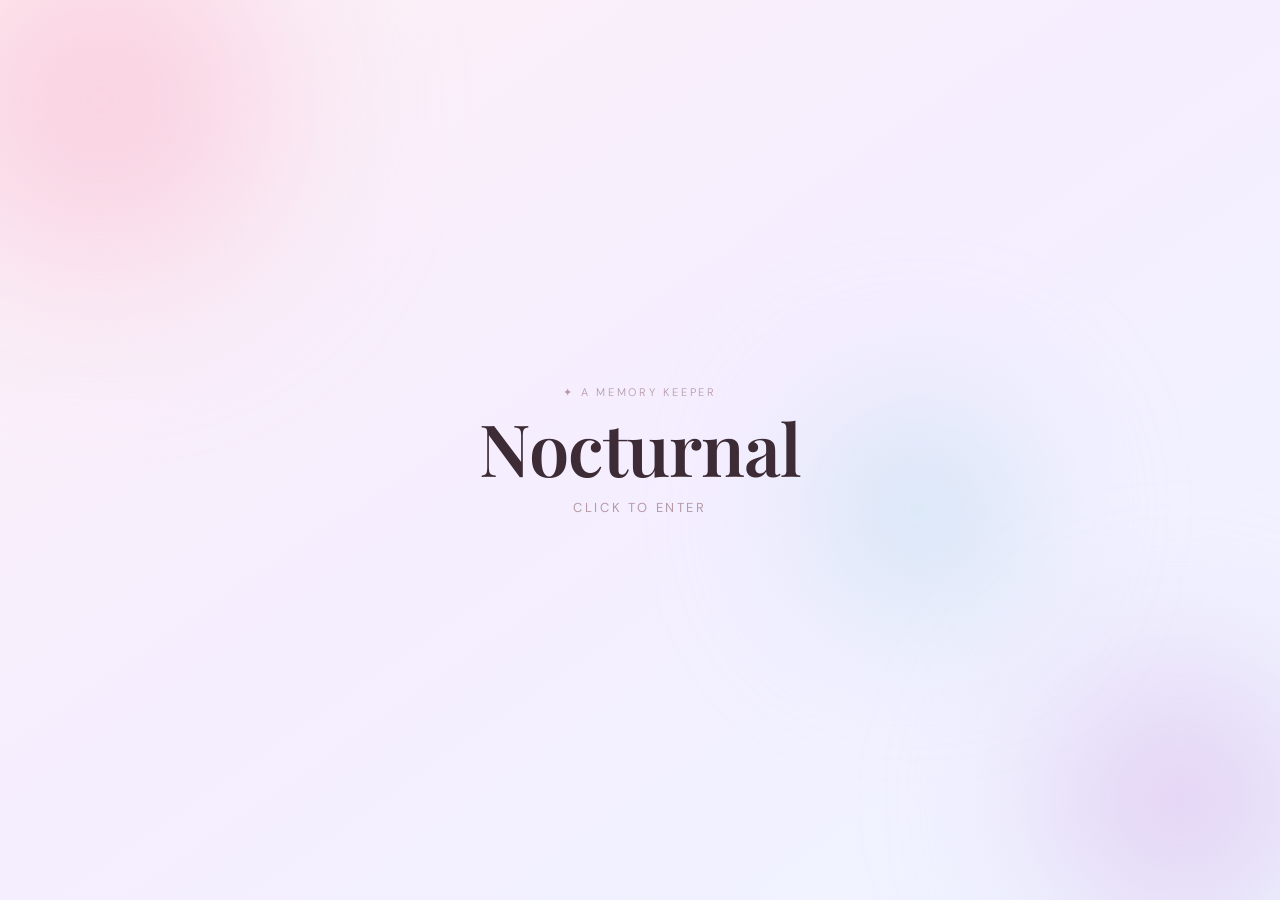
<file: index.html>
<!DOCTYPE html>
<html lang="id">
<head>
<meta charset="UTF-8">
<title>Nocturnal</title>
<link rel="stylesheet" href="style.css">
</head>
<body class="page-index">

<div class="float-orb orb-1"></div>
<div class="float-orb orb-2"></div>
<div class="float-orb orb-3"></div>

<div class="index-content">
  <p class="eyebrow">✦ a memory keeper</p>
  <h1 class="title" onclick="nextPage()">Nocturnal</h1>
  <p class="subtitle">Click to enter</p>
</div>

<script src="main.js"></script>
</body>
</html>
</file>
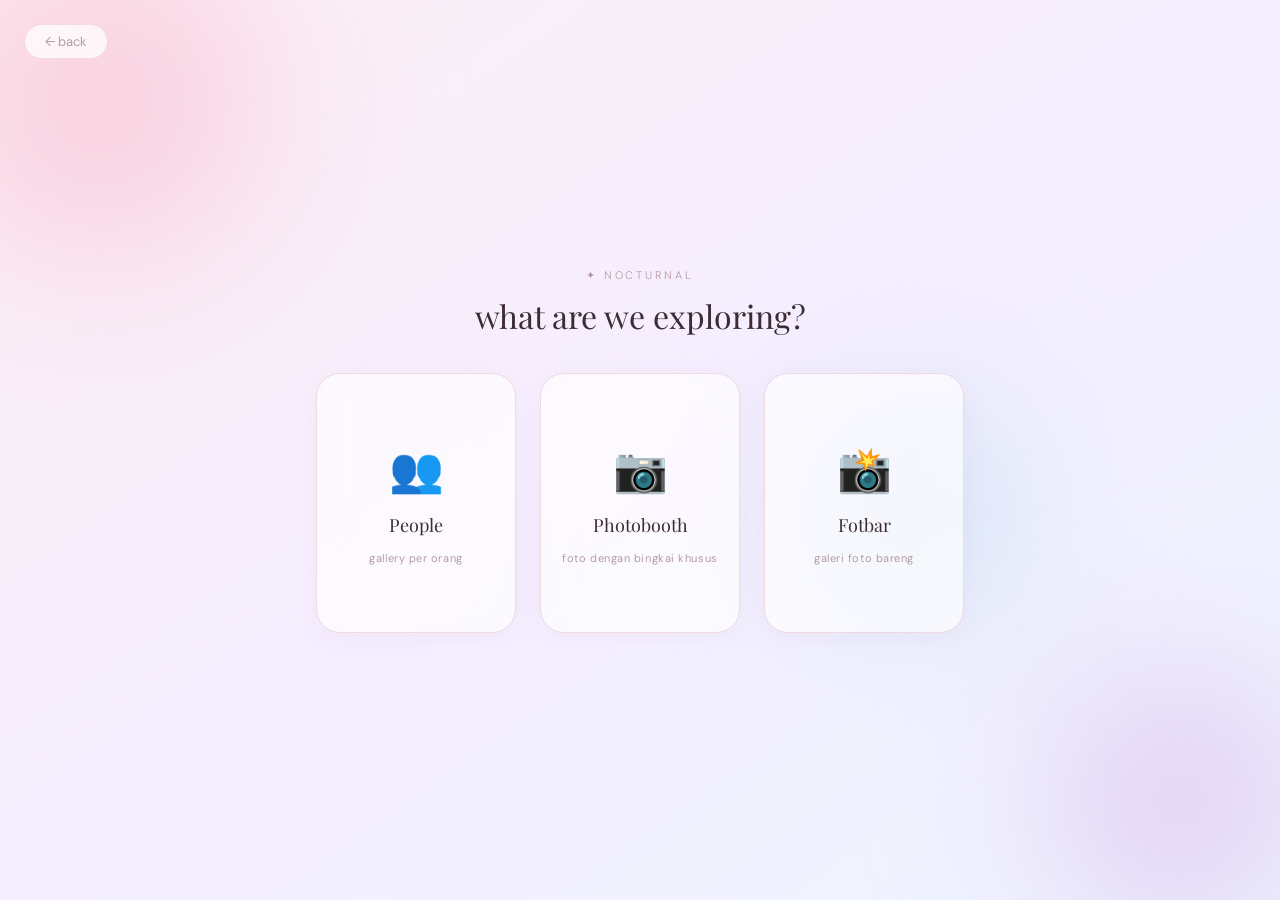
<file: menu2.html>
<!DOCTYPE html>
<html lang="id">
<head>
<meta charset="UTF-8">
<title>Nocturnal — Home</title>
<link rel="stylesheet" href="style.css">
</head>
<body class="page-menu2">

<div class="float-orb orb-1"></div>
<div class="float-orb orb-2"></div>
<div class="float-orb orb-3"></div>

<button class="btn-back" onclick="goToIndex()">← back</button>

<div class="menu2-wrap">
  <p class="eyebrow">✦ nocturnal</p>
  <h2 class="page-title">what are we exploring?</h2>

  <div class="menu2-grid">
    <div class="m2-card" id="card-people" onclick="goToPeople()">
      <div class="m2-icon">👥</div>
      <div class="m2-label">People</div>
      <div class="m2-desc">gallery per orang</div>
    </div>
    <div class="m2-card" id="card-photo" onclick="goToPhotobooth()">
      <div class="m2-icon">📷</div>
      <div class="m2-label">Photobooth</div>
      <div class="m2-desc">foto dengan bingkai khusus</div>
    </div>
    <div class="m2-card" id="card-fotbar" onclick="goToFotbar()">
      <div class="m2-icon">📸</div>
      <div class="m2-label">Fotbar</div>
      <div class="m2-desc">galeri foto bareng</div>
    </div>
  </div>
</div>

<script src="main.js"></script>
</body>
</html>
</file>
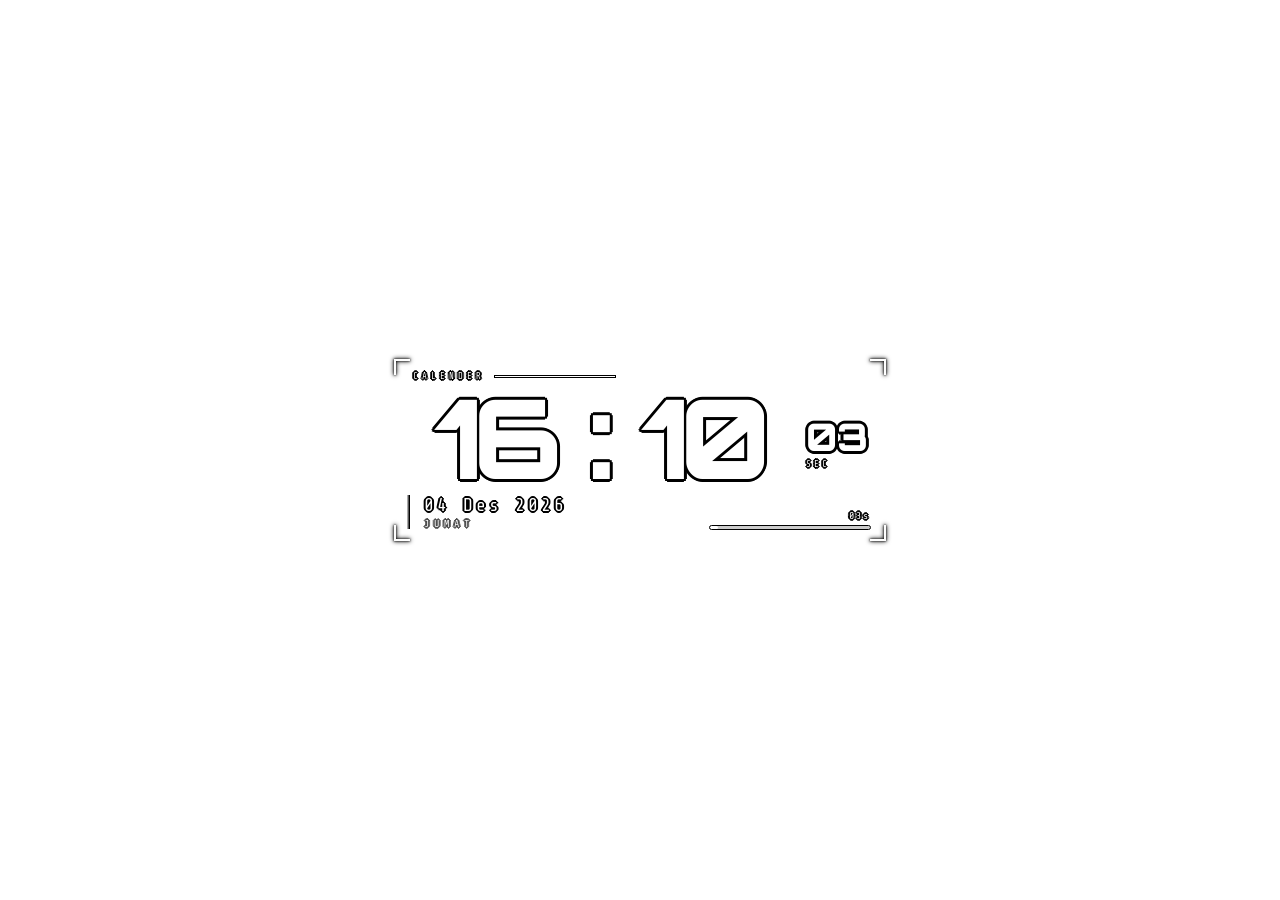
<file: obs-clock-v7.html>
<!DOCTYPE html>
<html lang="id">
<head>
<meta charset="UTF-8">
<title>OBS Clock v7</title>
<link href="https://fonts.googleapis.com/css2?family=Orbitron:wght@400;900&family=Share+Tech+Mono&display=swap" rel="stylesheet">
<style>
*{margin:0;padding:0;box-sizing:border-box;}

body{
  background:transparent;
  width:100vw;
  min-height:100vh;
  display:flex;
  flex-direction:column;
  align-items:center;
  justify-content:space-between;
  padding:24px 0 24px;
  overflow:hidden;
  font-family:'Orbitron',monospace;
}

.outline{
  color:#ffffff;
  -webkit-text-stroke:2.5px #000000;
  paint-order:stroke fill;
  text-shadow:
    2px  2px 0 #000,
   -2px  2px 0 #000,
    2px -2px 0 #000,
   -2px -2px 0 #000,
    3px  0   0 #000,
   -3px  0   0 #000,
    0    3px 0 #000,
    0   -3px 0 #000;
}

.outline-sm{
  color:#ffffff;
  -webkit-text-stroke:1.5px #000000;
  paint-order:stroke fill;
  text-shadow:
    1px  1px 0 #000,
   -1px  1px 0 #000,
    1px -1px 0 #000,
   -1px -1px 0 #000,
    2px  0   0 #000,
   -2px  0   0 #000,
    0    2px 0 #000,
    0   -2px 0 #000;
}

.hud{
  position:relative;
  display:flex;
  flex-direction:column;
  gap:0;
  padding:12px 16px;  /* ruang ekstra agar outline tidak terpotong */
}

.top-bar{
  display:flex;
  align-items:center;
  gap:10px;
  margin-bottom:10px;
  padding-left:3px;
}
.top-bar .tag{
  font-family:'Share Tech Mono',monospace;
  font-size:9px;
  letter-spacing:4px;
  text-transform:uppercase;
}
.top-bar .line{
  flex:1;
  height:1.5px;
  background:#ffffff;
  max-width:120px;
  box-shadow:0 0 0 1px #000;
}

.time-wrap{
  display:flex;
  align-items:flex-end;
  gap:0;
  line-height:1;
}

.digit-pair{
  display:flex;
  width:172px;
  justify-content:center;
  overflow:visible;
}

.digits{
  font-size:110px;
  font-weight:900;
  letter-spacing:-4px;
  line-height:0.85;
  font-variant-numeric:tabular-nums;
  text-align:center;
  width:172px;
}

.digits.glitch{
  animation:glitch 0.15s steps(2) forwards;
}
@keyframes glitch{
  0%  {clip-path:inset(20% 0 60% 0);transform:translateX(-3px);}
  25% {clip-path:inset(60% 0 10% 0);transform:translateX(3px);}
  50% {clip-path:inset(40% 0 30% 0);transform:translateX(-2px);}
  75% {clip-path:none;transform:none;}
  100%{clip-path:none;transform:none;}
}

.colon{
  font-size:110px;
  font-weight:900;
  line-height:0.85;
  width:36px;
  text-align:center;
  flex-shrink:0;
  animation:colblink 1s step-start infinite;
}
@keyframes colblink{
  0%,100%{opacity:1;}
  50%{opacity:0.15;}
}

.sec-block{
  display:flex;
  flex-direction:column;
  align-items:flex-start;
  padding-left:16px;
  padding-bottom:16px;
  gap:4px;
  width:80px;
  flex-shrink:0;
}
.sec-digits{
  font-size:38px;
  font-weight:900;
  letter-spacing:-1px;
  line-height:1;
  font-variant-numeric:tabular-nums;
  width:64px;
  display:inline-block;
}
.sec-tag{
  font-family:'Share Tech Mono',monospace;
  font-size:9px;
  letter-spacing:3px;
  text-transform:uppercase;
}

.bottom-bar{
  display:flex;
  align-items:stretch;
  gap:0;
  margin-top:10px;
}

.date-block{
  display:flex;
  flex-direction:column;
  gap:0;
  border-left:2.5px solid #ffffff;
  box-shadow:-1.5px 0 0 #000, -3px 0 0 #0005;
  padding-left:12px;
}

.date-main{
  font-family:'Share Tech Mono',monospace;
  font-size:18px;
  letter-spacing:3px;
}

.date-day{
  font-family:'Share Tech Mono',monospace;
  font-size:10px;
  letter-spacing:5px;
  text-transform:uppercase;
  margin-top:3px;
  opacity:0.7;
}

.sec-bar-wrap{
  margin-left:auto;
  display:flex;
  flex-direction:column;
  align-items:flex-end;
  justify-content:flex-end;
  padding-left:24px;
  gap:5px;
}

.prog-bar{
  width:160px;
  height:3px;
  background:rgba(0,0,0,0.2);
  border-radius:2px;
  overflow:hidden;
  outline:1px solid #000;
}
.prog-fill{
  height:100%;
  background:#ffffff;
  transition:width 0.25s linear;
  border-radius:2px;
}

.sec-val{
  font-family:'Share Tech Mono',monospace;
  font-size:10px;
  letter-spacing:2px;
}

.bracket{
  position:absolute;
  width:16px;height:16px;
  border-color:#ffffff;
  border-style:solid;
  filter:drop-shadow(0 0 1px #000) drop-shadow(0 0 2px #000);
}
.bracket.tl{top:0;left:0;border-width:2px 0 0 2px;}
.bracket.tr{top:0;right:0;border-width:2px 2px 0 0;}
.bracket.bl{bottom:0;left:0;border-width:0 0 2px 2px;}
.bracket.br{bottom:0;right:0;border-width:0 2px 2px 0;}
</style>
</head>
<body>

<!-- slot atas (kosong, bisa diisi widget lain) -->
<div></div>

<!-- jam di tengah -->
<div class="hud">
  <div class="bracket tl"></div>
  <div class="bracket tr"></div>
  <div class="bracket bl"></div>
  <div class="bracket br"></div>

  <div class="top-bar">
    <div class="tag outline-sm">Calender</div>
    <div class="line"></div>
  </div>

  <div class="time-wrap">
    <div class="digit-pair">
      <div class="digits outline" id="hh">00</div>
    </div>
    <div class="colon outline" id="colon">:</div>
    <div class="digit-pair">
      <div class="digits outline" id="mm">00</div>
    </div>
    <div class="sec-block">
      <div class="sec-digits outline" id="ss">00</div>
      <div class="sec-tag outline-sm">SEC</div>
    </div>
  </div>

  <div class="bottom-bar">
    <div class="date-block">
      <div class="date-main outline-sm" id="datefull">-- --- ----</div>
      <div class="date-day outline-sm" id="dayname">-------</div>
    </div>
    <div class="sec-bar-wrap">
      <div class="sec-val outline-sm" id="secval">00s</div>
      <div class="prog-bar"><div class="prog-fill" id="prog"></div></div>
    </div>
  </div>
</div>

<!-- slot bawah (kosong) -->
<div></div>

<script>
const DAYS=['Minggu','Senin','Selasa','Rabu','Kamis','Jumat','Sabtu'];
const MON=['Jan','Feb','Mar','Apr','Mei','Jun','Jul','Agu','Sep','Okt','Nov','Des'];
function pad(n){return String(n).padStart(2,'0');}
let prevS=-1;

function tick(){
  const now=new Date();
  const h=now.getHours(),m=now.getMinutes(),s=now.getSeconds();
  const hp=pad(h),mp=pad(m),sp=pad(s);

  if(s!==prevS){
    if(s%10===0){
      const el=document.getElementById('hh');
      el.classList.remove('glitch');
      void el.offsetWidth;
      el.classList.add('glitch');
      setTimeout(()=>el.classList.remove('glitch'),160);
    }
    prevS=s;
  }

  document.getElementById('hh').textContent=hp;
  document.getElementById('mm').textContent=mp;
  document.getElementById('ss').textContent=sp;
  document.getElementById('secval').textContent=sp+'s';

  const d=now.getDate(),mo=now.getMonth(),y=now.getFullYear();
  document.getElementById('datefull').textContent=pad(d)+' '+MON[mo]+' '+y;
  document.getElementById('dayname').textContent=DAYS[now.getDay()];
  document.getElementById('prog').style.width=((s/59)*100)+'%';
}

tick();
setInterval(tick,1000);
</script>
</body>
</html>
</file>
<file: style.css>
@import url('https://fonts.googleapis.com/css2?family=Playfair+Display:ital,wght@0,400;0,600;1,400&family=DM+Sans:wght@300;400;500&display=swap');

*, *::before, *::after { box-sizing: border-box; margin: 0; padding: 0; }

:root {
  --bg: #fdf6f0;
  --text: #3d2c35;
  --muted: #b49aa5;
  --accent1: #e8a0bf;
  --accent2: #c5a3d6;
  --accent3: #a3c4d6;
  --border: #f0d9e0;
  --pink: #f9c6d8;
  --lavender: #dfc5f0;
  --blue: #c5dff0;
  --surface: #fff8f5;
}

html, body {
  min-height: 100vh;
  font-family: 'DM Sans', Georgia, sans-serif;
  background: linear-gradient(145deg, #fdf0f5 0%, #f5eeff 50%, #eef5ff 100%);
  color: var(--text);
  /* FIX: default visible, bukan opacity 0 */
  opacity: 1;
  transition: opacity 0.4s ease;
}

/* FLOAT ORBS */
.float-orb {
  position: fixed;
  border-radius: 50%;
  pointer-events: none;
  z-index: 0;
  filter: blur(70px);
}
.orb-1 {
  width: 500px; height: 500px;
  background: radial-gradient(circle, #f9c6d8 0%, transparent 70%);
  top: -150px; left: -150px;
  animation: orbFloat 14s ease-in-out infinite alternate;
}
.orb-2 {
  width: 400px; height: 400px;
  background: radial-gradient(circle, #dfc5f0 0%, transparent 70%);
  bottom: -100px; right: -100px;
  animation: orbFloat 18s ease-in-out infinite alternate-reverse;
}
.orb-3 {
  width: 300px; height: 300px;
  background: radial-gradient(circle, #c5dff0 0%, transparent 70%);
  top: 40%; left: 60%;
  animation: orbFloat 22s ease-in-out infinite alternate;
}

@keyframes orbFloat {
  from { transform: translate(0,0) scale(1); }
  to   { transform: translate(40px,30px) scale(1.1); }
}

/* TYPOGRAPHY */
.eyebrow {
  font-size: 11px;
  letter-spacing: 0.25em;
  text-transform: uppercase;
  color: var(--muted);
  font-weight: 300;
  margin-bottom: 12px;
}

.page-title {
  font-family: 'Playfair Display', Georgia, serif;
  font-size: 32px;
  font-weight: 400;
  color: var(--text);
  margin-bottom: 36px;
  text-align: center;
}

/* INDEX PAGE */
.page-index {
  min-height: 100vh;
  display: flex;
  flex-direction: column;
  align-items: center;
  justify-content: center;
  position: relative;
  overflow: hidden;
  text-align: center;
}

.index-content {
  position: relative;
  z-index: 1;
  display: flex;
  flex-direction: column;
  align-items: center;
  animation: fadeUp 1s ease both;
}

.title {
  font-family: 'Playfair Display', Georgia, serif;
  font-size: 72px;
  font-weight: 600;
  color: var(--text);
  cursor: pointer;
  letter-spacing: -1px;
  line-height: 1;
  margin-bottom: 16px;
  transition: transform 0.3s, color 0.3s;
}
.title:hover {
  transform: scale(1.03);
  color: #c07090;
}

.subtitle {
  font-size: 13px;
  letter-spacing: 0.2em;
  text-transform: uppercase;
  color: var(--muted);
}

@keyframes fadeUp {
  from { opacity: 0; transform: translateY(20px); }
  to   { opacity: 1; transform: translateY(0); }
}

@keyframes fadeDown {
  from { opacity: 0; transform: translateY(-12px); }
  to   { opacity: 1; transform: translateY(0); }
}

/* BACK BUTTON */
.btn-back {
  position: fixed;
  top: 24px;
  left: 24px;
  z-index: 100;
  background: rgba(255,255,255,0.75);
  backdrop-filter: blur(10px);
  border: 1px solid var(--border);
  color: var(--muted);
  padding: 8px 20px;
  border-radius: 50px;
  font-size: 13px;
  font-family: 'DM Sans', sans-serif;
  cursor: pointer;
  transition: 0.25s;
}
.btn-back:hover {
  background: white;
  color: var(--text);
  border-color: var(--accent1);
  transform: translateX(-3px);
  box-shadow: 0 4px 16px rgba(200,140,170,0.2);
}

/* MENU2 PAGE */
.page-menu2 {
  min-height: 100vh;
  display: flex;
  align-items: center;
  justify-content: center;
  position: relative;
  overflow: hidden;
}

.menu2-wrap {
  position: relative;
  z-index: 1;
  text-align: center;
}

.menu2-grid {
  display: flex;
  gap: 24px;
  justify-content: center;
}

.m2-card {
  width: 200px;
  height: 260px;
  background: rgba(255,255,255,0.65);
  backdrop-filter: blur(16px);
  border: 1px solid var(--border);
  border-radius: 24px;
  display: flex;
  flex-direction: column;
  align-items: center;
  justify-content: center;
  gap: 14px;
  cursor: pointer;
  transition: 0.3s ease;
  animation: cardUp 0.6s ease both;
  box-shadow: 0 4px 24px rgba(200,160,190,0.1);
}
.m2-card:nth-child(1) { animation-delay: 0.1s; }
.m2-card:nth-child(2) { animation-delay: 0.2s; }

@keyframes cardUp {
  from { opacity: 0; transform: translateY(24px); }
  to   { opacity: 1; transform: translateY(0); }
}

#card-people:hover {
  background: rgba(255,220,235,0.75);
  border-color: var(--accent1);
  transform: translateY(-10px);
  box-shadow: 0 16px 40px rgba(230,150,180,0.25);
}
#card-photo:hover {
  background: rgba(225,210,248,0.75);
  border-color: var(--accent2);
  transform: translateY(-10px);
  box-shadow: 0 16px 40px rgba(190,150,230,0.25);
}
.m2-card:active { transform: scale(0.96); }

.m2-icon {
  font-size: 44px;
  transition: transform 0.3s;
}
.m2-card:hover .m2-icon { transform: scale(1.15) rotate(-5deg); }

.m2-label {
  font-family: 'Playfair Display', Georgia, serif;
  font-size: 18px;
  color: var(--text);
}
.m2-desc {
  font-size: 11px;
  color: var(--muted);
  letter-spacing: 0.05em;
}

/* MENU (PEOPLE) PAGE */
.page-menu {
  min-height: 100vh;
  display: flex;
  align-items: center;
  justify-content: center;
  position: relative;
  overflow: hidden;
}

.menu-wrap {
  position: relative;
  z-index: 1;
  text-align: center;
  padding: 80px 24px 40px;
}

.menu-container {
  display: flex;
  flex-wrap: wrap;
  justify-content: center;
  gap: 12px;
  max-width: 600px;
  margin: 0 auto;
}

.menu-btn {
  background: rgba(255,255,255,0.7);
  backdrop-filter: blur(10px);
  color: var(--text);
  border: 1px solid var(--border);
  border-radius: 50px;
  padding: 10px 24px;
  font-size: 14px;
  font-family: 'DM Sans', sans-serif;
  font-weight: 400;
  cursor: pointer;
  transition: 0.25s ease;
  opacity: 0;
  transform: translateY(12px);
  animation: btnUp 0.5s ease forwards;
  box-shadow: 0 2px 12px rgba(200,160,190,0.1);
}
.menu-btn:hover {
  background: white;
  border-color: var(--accent1);
  color: #c07090;
  transform: translateY(-4px);
  box-shadow: 0 8px 24px rgba(220,150,180,0.2);
}
.menu-btn:active { transform: scale(0.95); }

@keyframes btnUp {
  to { opacity: 1; transform: translateY(0); }
}

/* GALLERY PAGE */
.page-gallery {
  min-height: 100vh;
  position: relative;
  overflow-x: hidden;
}

.gallery-wrap {
  position: relative;
  z-index: 1;
  padding: 100px 24px 40px;
  text-align: center;
}

.gallery {
  display: grid;
  grid-template-columns: repeat(4, 1fr);
  gap: 14px;
  max-width: 960px;
  margin: 0 auto;
}

.gallery img {
  width: 100%;
  aspect-ratio: 1/1;
  object-fit: cover;
  border-radius: 16px;
  cursor: pointer;
  transition: 0.3s ease;
  box-shadow: 0 4px 16px rgba(180,140,160,0.15);
}
.gallery img:hover {
  transform: scale(1.05);
  box-shadow: 0 12px 32px rgba(180,140,160,0.3);
}

.img-placeholder {
  width: 100%;
  aspect-ratio: 1/1;
  border: 1.5px dashed var(--border);
  border-radius: 16px;
  display: flex;
  flex-direction: column;
  align-items: center;
  justify-content: center;
  color: var(--muted);
  font-size: 12px;
  letter-spacing: 0.08em;
  cursor: pointer;
  transition: 0.25s;
  gap: 8px;
  background: rgba(255,255,255,0.4);
}
.img-placeholder::before {
  content: '+';
  font-size: 28px;
  font-weight: 300;
  color: var(--accent1);
}
.img-placeholder:hover {
  border-color: var(--accent1);
  background: rgba(255,220,235,0.3);
  color: #c07090;
}

/* POPUP */
.popup {
  display: none;
  position: fixed;
  inset: 0;
  background: rgba(60,30,50,0.7);
  backdrop-filter: blur(8px);
  justify-content: center;
  align-items: center;
  z-index: 999;
}
.popup img {
  max-width: 88%;
  max-height: 88vh;
  border-radius: 20px;
  box-shadow: 0 24px 80px rgba(0,0,0,0.3);
  animation: popIn 0.3s ease;
}

@keyframes popIn {
  from { transform: scale(0.85); opacity: 0; }
  to   { transform: scale(1); opacity: 1; }
}

/* RESPONSIVE */
@media (max-width: 600px) {
  .title { font-size: 48px; }
  .gallery { grid-template-columns: repeat(2, 1fr); }
  .menu2-grid { flex-direction: column; align-items: center; }
  .m2-card { width: 75vw; height: 180px; }
}
</file>
